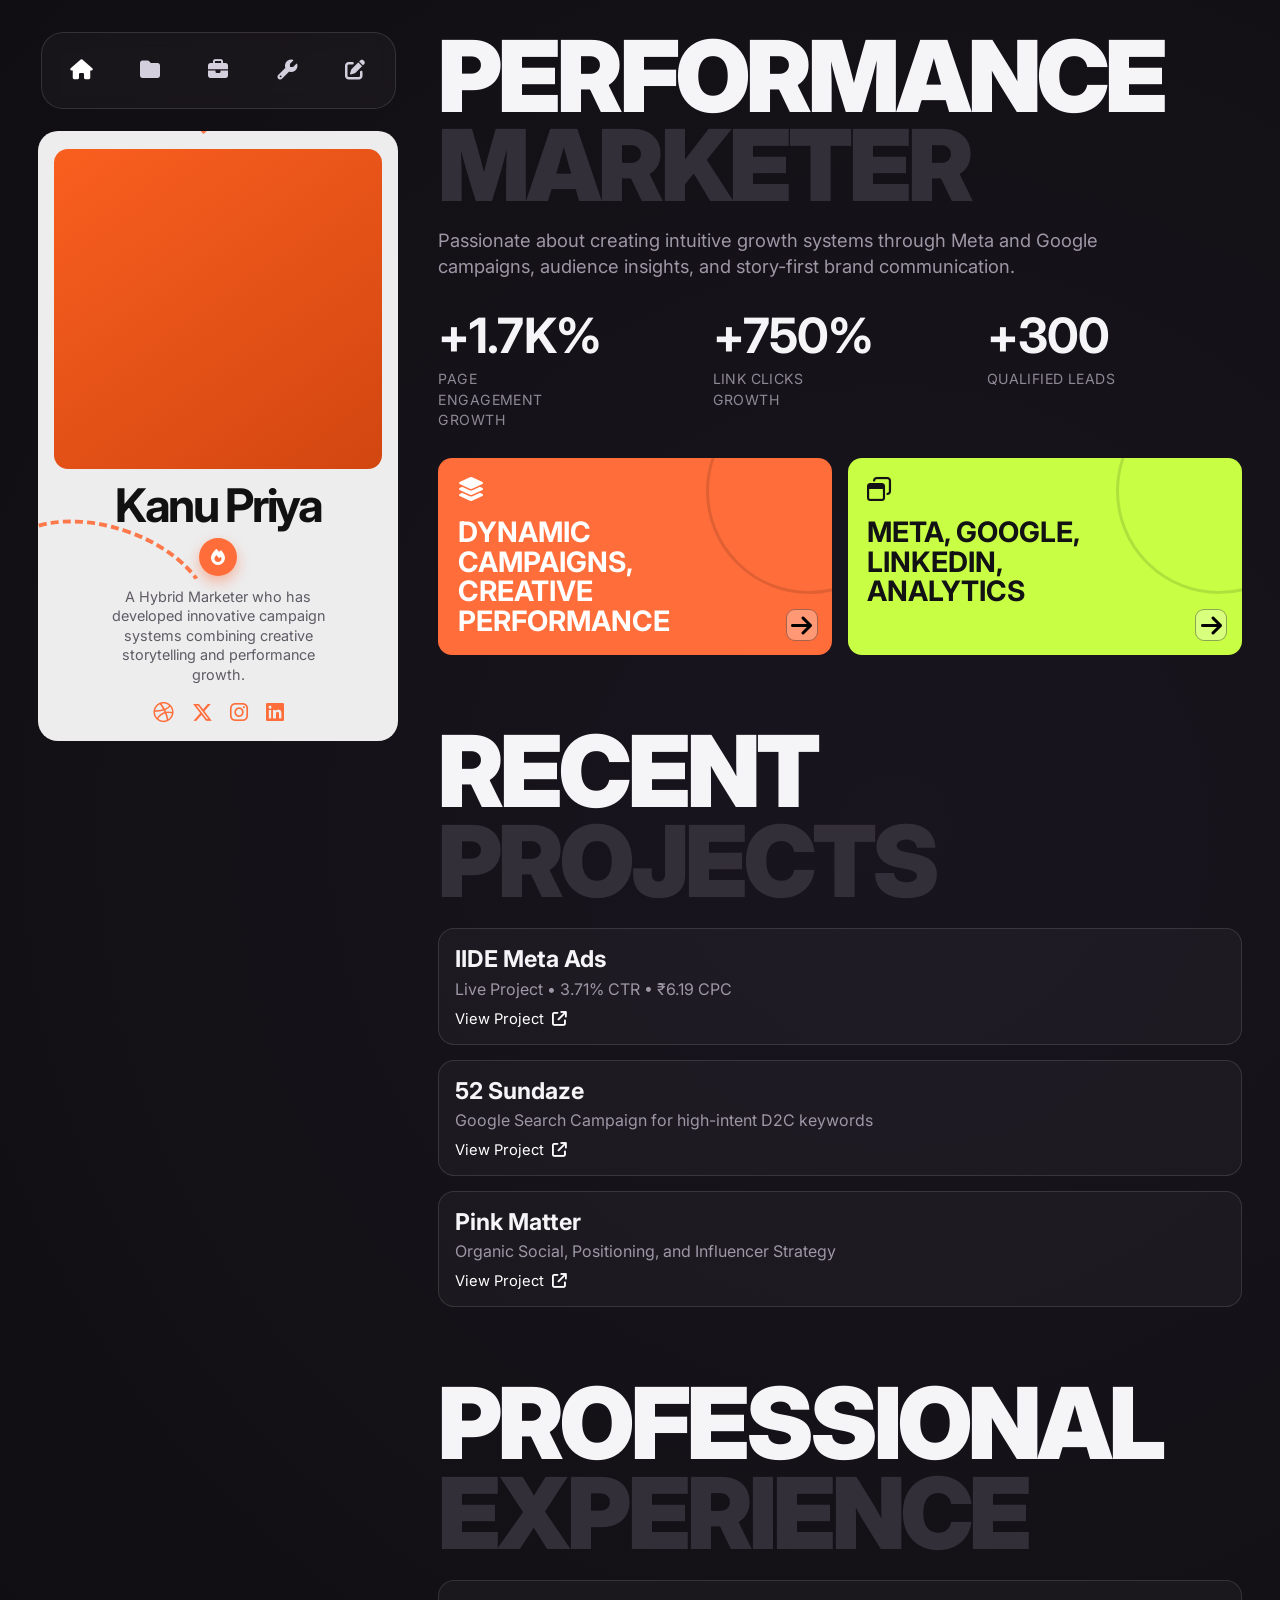
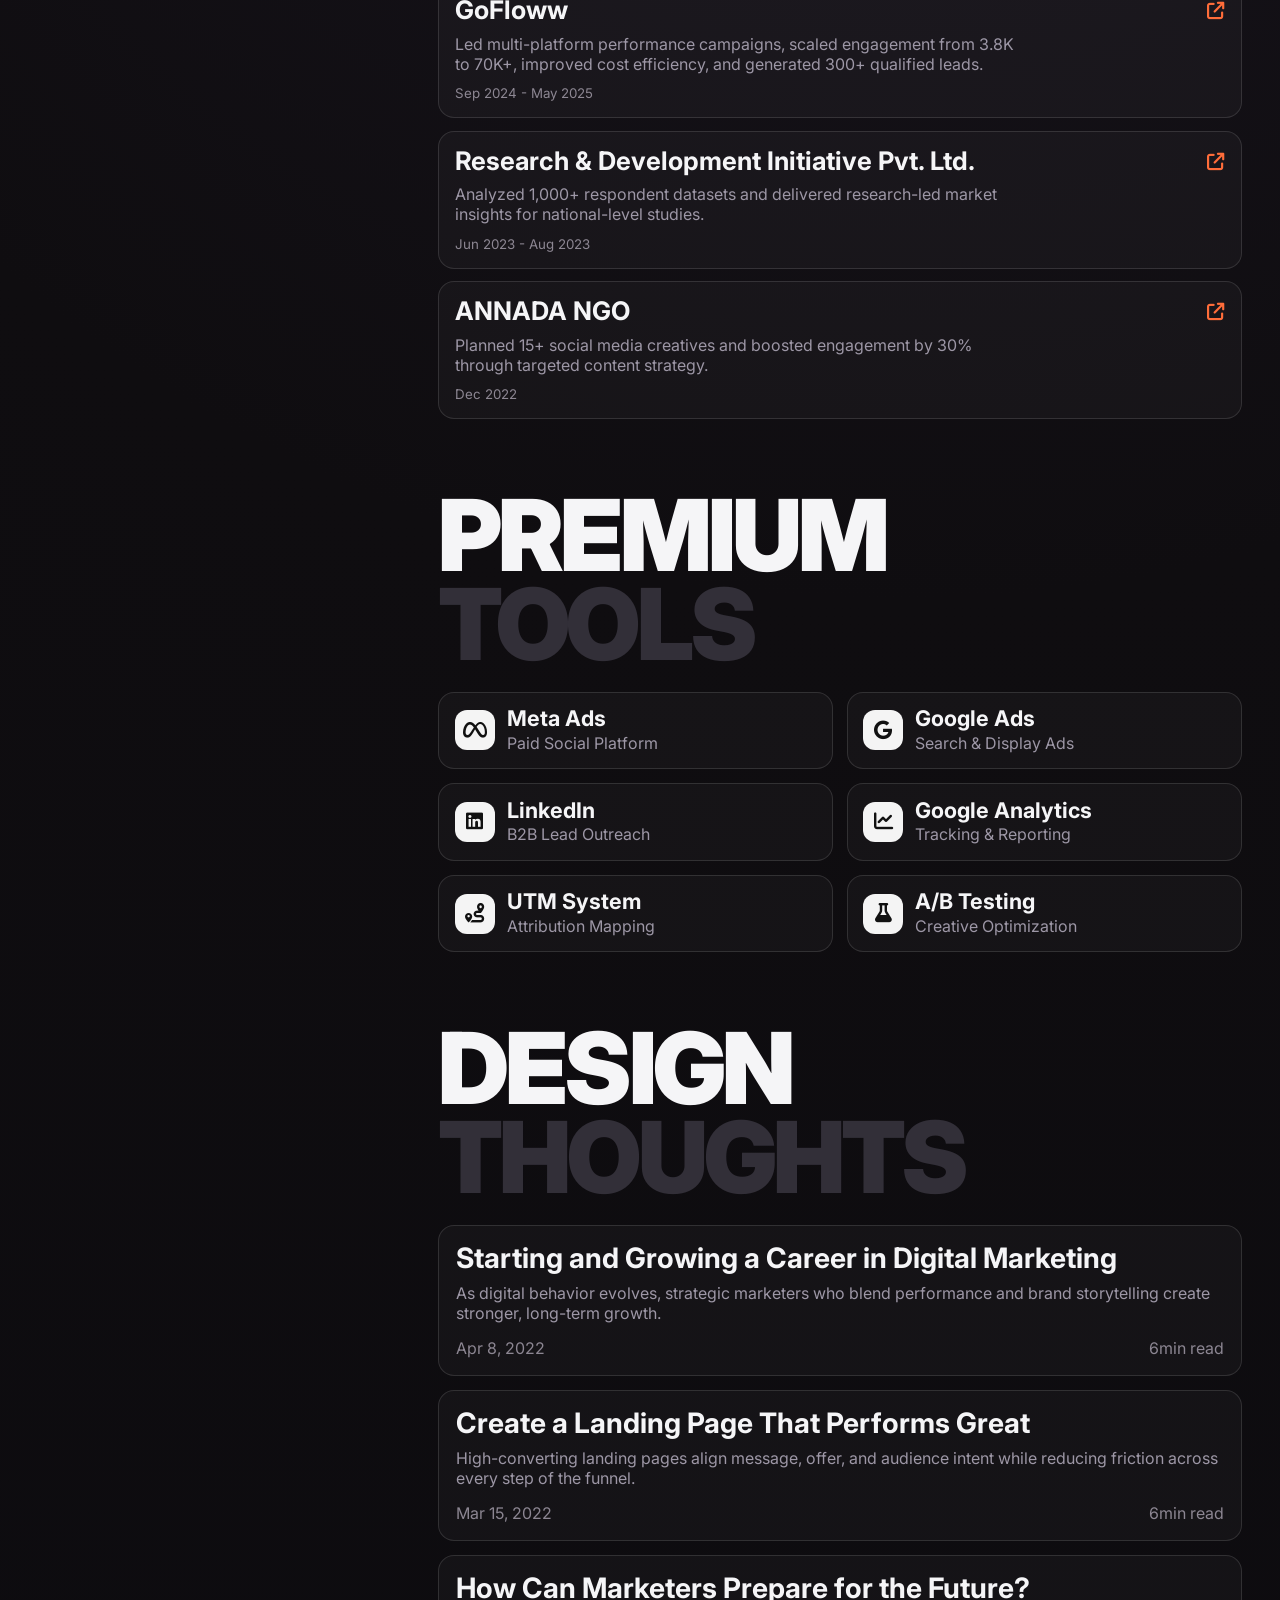
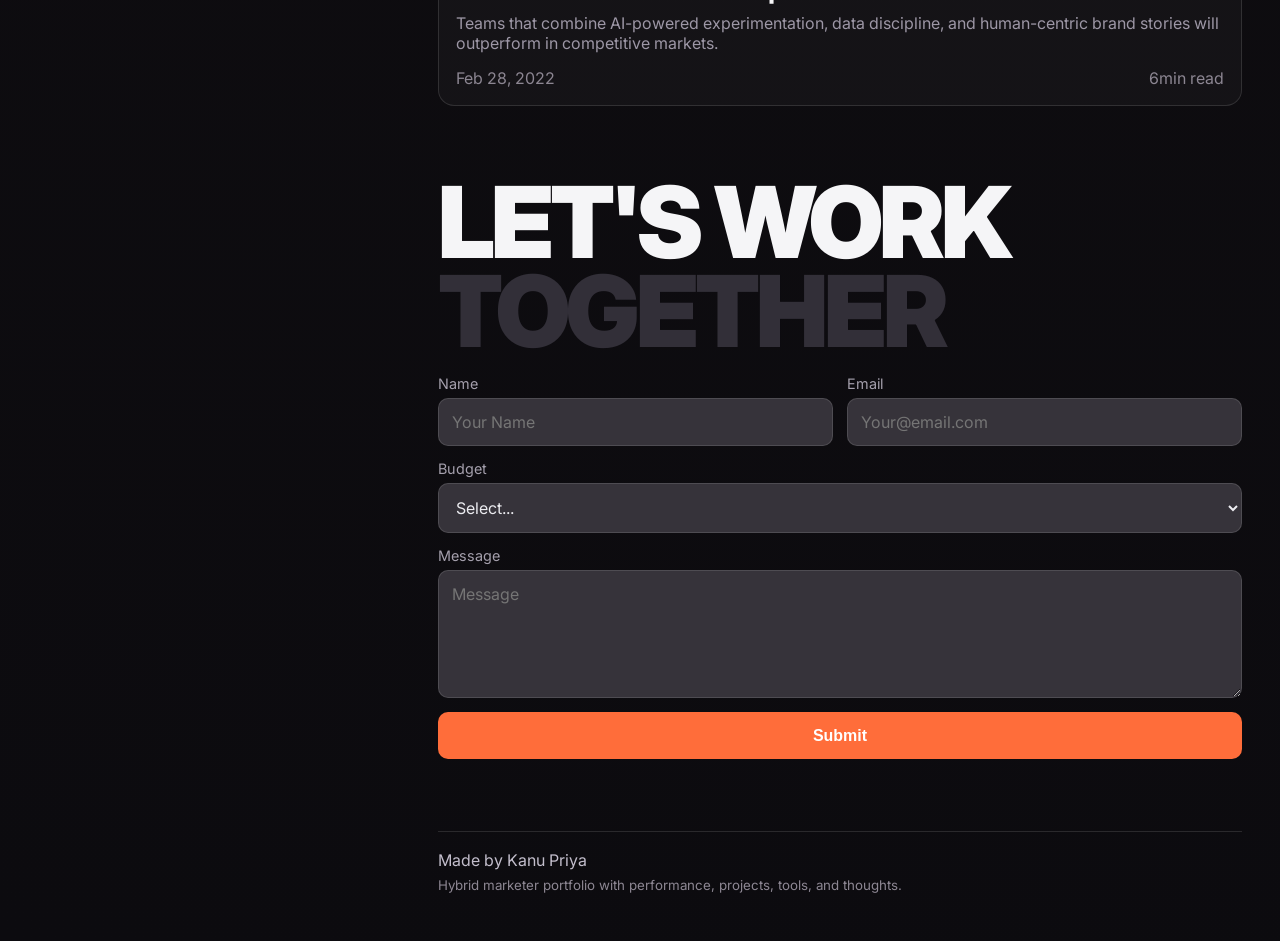
<file: index.html>
<!DOCTYPE html>
<html lang="en">
  <head>
    <meta charset="UTF-8" />
    <meta name="viewport" content="width=device-width, initial-scale=1.0" />
    <title>Kanu Priya | Hybrid Marketer Portfolio</title>
    <meta
      name="description"
      content="Kanu Priya - Hybrid marketer blending performance campaigns with brand storytelling."
    />
    <link rel="preconnect" href="https://fonts.googleapis.com" />
    <link rel="preconnect" href="https://fonts.gstatic.com" crossorigin />
    <link
      href="https://fonts.googleapis.com/css2?family=Inter:wght@400;500;600;700;800;900&display=swap"
      rel="stylesheet"
    />
    <link
      rel="stylesheet"
      href="https://cdnjs.cloudflare.com/ajax/libs/font-awesome/6.5.2/css/all.min.css"
      crossorigin="anonymous"
      referrerpolicy="no-referrer"
    />
    <link rel="stylesheet" href="styles.css" />
  </head>
  <body>
    <main class="layout" id="top">
      <aside class="left-panel">
        <nav class="top-nav">
          <a href="#home" aria-label="Home" title="Home"><i class="fa-solid fa-house"></i></a>
          <a href="#projects" aria-label="Projects" title="Projects"><i class="fa-solid fa-folder"></i></a>
          <a href="#experience" aria-label="Experience" title="Experience"><i class="fa-solid fa-briefcase"></i></a>
          <a href="#tools" aria-label="Tools" title="Tools"><i class="fa-solid fa-wrench"></i></a>
          <a href="#contact" aria-label="Contact" title="Contact"><i class="fa-solid fa-pen-to-square"></i></a>
        </nav>

        <article class="profile-card reveal">
          <div class="curve curve-top"></div>
          <div class="card-photo"></div>
          <h2>Kanu Priya</h2>
          <div class="fire-dot"><i class="fa-solid fa-fire"></i></div>
          <div class="curve curve-bottom"></div>
          <p>
            A Hybrid Marketer who has developed innovative campaign systems combining
            creative storytelling and performance growth.
          </p>
          <div class="socials">
            <a href="https://dribbble.com" target="_blank" rel="noreferrer" aria-label="Dribbble"><i class="fa-brands fa-dribbble"></i></a>
            <a href="https://twitter.com" target="_blank" rel="noreferrer" aria-label="X"><i class="fa-brands fa-x-twitter"></i></a>
            <a href="https://instagram.com" target="_blank" rel="noreferrer" aria-label="Instagram"><i class="fa-brands fa-instagram"></i></a>
            <a href="https://linkedin.com" target="_blank" rel="noreferrer" aria-label="LinkedIn"><i class="fa-brands fa-linkedin"></i></a>
          </div>
        </article>
      </aside>

      <section class="right-panel">
        <header class="section hero" id="home">
          <h1>
            PERFORMANCE
            <span>MARKETER</span>
          </h1>
          <p>
            Passionate about creating intuitive growth systems through Meta and Google campaigns,
            audience insights, and story-first brand communication.
          </p>

          <div class="stats-row">
            <article>
              <h3>+1.7K%</h3>
              <p>PAGE ENGAGEMENT GROWTH</p>
            </article>
            <article>
              <h3>+750%</h3>
              <p>LINK CLICKS GROWTH</p>
            </article>
            <article>
              <h3>+300</h3>
              <p>QUALIFIED LEADS</p>
            </article>
          </div>

          <div class="highlight-cards">
            <article class="highlight orange tilt-card">
              <i class="fa-solid fa-layer-group"></i>
              <h4>DYNAMIC CAMPAIGNS, CREATIVE PERFORMANCE</h4>
              <button aria-label="open"><i class="fa-solid fa-arrow-right"></i></button>
            </article>
            <article class="highlight lime tilt-card">
              <i class="fa-regular fa-window-restore"></i>
              <h4>META, GOOGLE, LINKEDIN, ANALYTICS</h4>
              <button aria-label="open"><i class="fa-solid fa-arrow-right"></i></button>
            </article>
          </div>
        </header>

        <section class="section" id="projects">
          <h2 class="title-stack">RECENT <span>PROJECTS</span></h2>
          <div class="project-grid">
            <article class="content-card reveal">
              <h3>IIDE Meta Ads</h3>
              <p>Live Project • 3.71% CTR • ₹6.19 CPC</p>
              <a href="#">View Project <i class="fa-solid fa-arrow-up-right-from-square"></i></a>
            </article>
            <article class="content-card reveal">
              <h3>52 Sundaze</h3>
              <p>Google Search Campaign for high-intent D2C keywords</p>
              <a href="#">View Project <i class="fa-solid fa-arrow-up-right-from-square"></i></a>
            </article>
            <article class="content-card reveal">
              <h3>Pink Matter</h3>
              <p>Organic Social, Positioning, and Influencer Strategy</p>
              <a href="#">View Project <i class="fa-solid fa-arrow-up-right-from-square"></i></a>
            </article>
          </div>
        </section>

        <section class="section" id="experience">
          <h2 class="title-stack">PROFESSIONAL <span>EXPERIENCE</span></h2>
          <div class="timeline">
            <article class="timeline-item reveal">
              <div>
                <h3>GoFloww</h3>
                <p>
                  Led multi-platform performance campaigns, scaled engagement from 3.8K to 70K+, improved cost efficiency, and generated 300+ qualified leads.
                </p>
                <small>Sep 2024 - May 2025</small>
              </div>
              <i class="fa-solid fa-arrow-up-right-from-square"></i>
            </article>
            <article class="timeline-item reveal">
              <div>
                <h3>Research & Development Initiative Pvt. Ltd.</h3>
                <p>
                  Analyzed 1,000+ respondent datasets and delivered research-led market insights for national-level studies.
                </p>
                <small>Jun 2023 - Aug 2023</small>
              </div>
              <i class="fa-solid fa-arrow-up-right-from-square"></i>
            </article>
            <article class="timeline-item reveal">
              <div>
                <h3>ANNADA NGO</h3>
                <p>
                  Planned 15+ social media creatives and boosted engagement by 30% through targeted content strategy.
                </p>
                <small>Dec 2022</small>
              </div>
              <i class="fa-solid fa-arrow-up-right-from-square"></i>
            </article>
          </div>
        </section>

        <section class="section" id="tools">
          <h2 class="title-stack">PREMIUM <span>TOOLS</span></h2>
          <div class="tools-grid">
            <article class="tool-item reveal"><i class="fa-brands fa-meta"></i><div><h4>Meta Ads</h4><p>Paid Social Platform</p></div></article>
            <article class="tool-item reveal"><i class="fa-brands fa-google"></i><div><h4>Google Ads</h4><p>Search & Display Ads</p></div></article>
            <article class="tool-item reveal"><i class="fa-brands fa-linkedin"></i><div><h4>LinkedIn</h4><p>B2B Lead Outreach</p></div></article>
            <article class="tool-item reveal"><i class="fa-solid fa-chart-line"></i><div><h4>Google Analytics</h4><p>Tracking & Reporting</p></div></article>
            <article class="tool-item reveal"><i class="fa-solid fa-route"></i><div><h4>UTM System</h4><p>Attribution Mapping</p></div></article>
            <article class="tool-item reveal"><i class="fa-solid fa-flask"></i><div><h4>A/B Testing</h4><p>Creative Optimization</p></div></article>
          </div>
        </section>

        <section class="section" id="thoughts">
          <h2 class="title-stack">DESIGN <span>THOUGHTS</span></h2>
          <div class="thought-list">
            <article class="thought-card reveal">
              <h3>Starting and Growing a Career in Digital Marketing</h3>
              <p>
                As digital behavior evolves, strategic marketers who blend performance and brand storytelling create stronger, long-term growth.
              </p>
              <div><span>Apr 8, 2022</span><span>6min read</span></div>
            </article>
            <article class="thought-card reveal">
              <h3>Create a Landing Page That Performs Great</h3>
              <p>
                High-converting landing pages align message, offer, and audience intent while reducing friction across every step of the funnel.
              </p>
              <div><span>Mar 15, 2022</span><span>6min read</span></div>
            </article>
            <article class="thought-card reveal">
              <h3>How Can Marketers Prepare for the Future?</h3>
              <p>
                Teams that combine AI-powered experimentation, data discipline, and human-centric brand stories will outperform in competitive markets.
              </p>
              <div><span>Feb 28, 2022</span><span>6min read</span></div>
            </article>
          </div>
        </section>

        <section class="section contact" id="contact">
          <h2 class="title-stack">LET'S WORK <span>TOGETHER</span></h2>
          <form class="contact-form">
            <label>
              Name
              <input type="text" placeholder="Your Name" />
            </label>
            <label>
              Email
              <input type="email" placeholder="Your@email.com" />
            </label>
            <label class="full">
              Budget
              <select>
                <option>Select...</option>
                <option>₹20,000 - ₹50,000</option>
                <option>₹50,000 - ₹1,00,000</option>
                <option>₹1,00,000+</option>
              </select>
            </label>
            <label class="full">
              Message
              <textarea rows="5" placeholder="Message"></textarea>
            </label>
            <button type="submit">Submit</button>
          </form>
        </section>

        <footer>
          <p>Made by Kanu Priya</p>
          <small>
            Hybrid marketer portfolio with performance, projects, tools, and thoughts.
          </small>
        </footer>
      </section>
    </main>

    <script src="script.js"></script>
  </body>
</html>
</file>
<file: styles.css>
:root {
  --bg: #0f0d10;
  --panel: #1a171d;
  --panel-soft: #242028;
  --white: #f5f5f7;
  --muted: #9d97a6;
  --dim: #3f3a45;
  --orange: #ff6d3a;
  --lime: #c8ff45;
  --line: rgba(255, 255, 255, 0.12);
  --radius-lg: 24px;
  --radius-md: 16px;
}

* {
  margin: 0;
  padding: 0;
  box-sizing: border-box;
}

html {
  scroll-behavior: smooth;
}

body {
  font-family: "Inter", sans-serif;
  background: radial-gradient(circle at 70% 20%, #19151f 0%, var(--bg) 40%, #0c0b0f 100%);
  color: var(--white);
  overflow-x: hidden;
}

.layout {
  width: min(1240px, 94%);
  margin: 0 auto;
  display: grid;
  grid-template-columns: 360px 1fr;
  gap: 2.5rem;
  align-items: start;
  padding: 2rem 0 3rem;
}

.top-nav {
  display: flex;
  justify-content: center;
  align-items: center;
  gap: 0.9rem;
  width: fit-content;
  margin: 0 auto 1.4rem;
  padding: 0.65rem 0.8rem;
  background: rgba(255, 255, 255, 0.03);
  border: 1px solid var(--line);
  border-radius: 22px;
  backdrop-filter: blur(8px);
}

.top-nav a {
  display: inline-flex;
  align-items: center;
  justify-content: center;
  text-decoration: none;
  color: #eeecf3;
  font-size: 1.25rem;
  font-weight: 500;
  line-height: 1;
  width: 54px;
  height: 54px;
  border-radius: 14px;
  transition: background 0.2s ease, transform 0.2s ease, color 0.2s ease;
}

.top-nav a:hover {
  color: #fff;
  background: rgba(255, 255, 255, 0.06);
  transform: translateY(-1px);
}

.top-nav a i {
  pointer-events: none;
}

.left-panel {
  position: sticky;
  top: 1.2rem;
}

.profile-card {
  background: #ededee;
  color: #111;
  border-radius: 20px;
  padding: 1.1rem 1rem 1rem;
  position: relative;
  text-align: center;
  overflow: hidden;
}

.card-photo {
  height: 320px;
  border-radius: 14px;
  background: linear-gradient(145deg, #f95f1f, #d24610), url("assets/profile-photo.svg");
  background-position: center;
  background-size: cover;
}

.profile-card h2 {
  font-size: 2.9rem;
  letter-spacing: -0.05em;
  line-height: 0.9;
  margin-top: 1rem;
}

.fire-dot {
  width: 38px;
  height: 38px;
  margin: 0.7rem auto;
  border-radius: 50%;
  background: var(--orange);
  color: #fff;
  display: grid;
  place-items: center;
  box-shadow: 0 6px 14px rgba(255, 109, 58, 0.45);
}

.profile-card p {
  font-size: 0.9rem;
  color: #5f5b64;
  max-width: 27ch;
  margin: 0.5rem auto 0;
  line-height: 1.35;
}

.socials {
  margin-top: 1rem;
  display: flex;
  justify-content: center;
  gap: 1.1rem;
}

.socials a {
  color: var(--orange);
  font-size: 1.3rem;
  text-decoration: none;
}

.curve {
  position: absolute;
  width: 220px;
  height: 130px;
  border: 4px dashed var(--orange);
  border-color: var(--orange) transparent transparent transparent;
  border-radius: 50%;
  opacity: 0.9;
}

.curve-top {
  top: -36px;
  left: -32px;
  transform: rotate(8deg);
}

.curve-bottom {
  bottom: 86px;
  left: -44px;
  transform: rotate(18deg);
}

.right-panel {
  min-width: 0;
}

.section {
  margin-bottom: 4.5rem;
}

.hero h1,
.title-stack {
  font-size: clamp(3rem, 8.2vw, 6.2rem);
  font-weight: 900;
  letter-spacing: -0.04em;
  line-height: 0.9;
}

.hero h1 span,
.title-stack span {
  display: block;
  color: #322f38;
}

.hero p {
  margin-top: 1rem;
  color: var(--muted);
  max-width: 58ch;
  font-size: 1.15rem;
  line-height: 1.45;
}

.stats-row {
  margin-top: 2rem;
  display: grid;
  grid-template-columns: repeat(3, minmax(0, 1fr));
  gap: 1.2rem;
  align-items: start;
}

.stats-row article {
  display: grid;
  gap: 0.2rem;
  min-width: 0;
}

.stats-row article h3 {
  font-size: clamp(1.9rem, 3.8vw, 3.2rem);
  line-height: 1;
  letter-spacing: -0.02em;
  white-space: nowrap;
}

.stats-row article p {
  margin-top: 0.35rem;
  color: #8e8996;
  font-size: 0.88rem;
  letter-spacing: 0.03em;
  max-width: 16ch;
}

.highlight-cards {
  margin-top: 1.7rem;
  display: grid;
  grid-template-columns: repeat(2, minmax(0, 1fr));
  gap: 1rem;
}

.highlight {
  border: none;
  border-radius: 14px;
  padding: 1.2rem;
  min-height: 190px;
  position: relative;
  overflow: hidden;
}

.highlight::after {
  content: "";
  position: absolute;
  width: 200px;
  height: 200px;
  border-radius: 50%;
  border: 3px solid rgba(0, 0, 0, 0.12);
  right: -80px;
  top: -70px;
}

.highlight i {
  font-size: 1.5rem;
}

.highlight h4 {
  margin-top: 1rem;
  font-size: clamp(1.1rem, 2.2vw, 2rem);
  line-height: 1.05;
  max-width: 16ch;
}

.highlight button {
  position: absolute;
  right: 0.9rem;
  bottom: 0.9rem;
  width: 32px;
  height: 32px;
  border-radius: 9px;
  border: 1px solid rgba(0, 0, 0, 0.35);
  background: rgba(255, 255, 255, 0.3);
  cursor: pointer;
}

.highlight.orange {
  background: var(--orange);
  color: #fff;
}

.highlight.lime {
  background: var(--lime);
  color: #121214;
}

.project-grid,
.tools-grid,
.thought-list {
  margin-top: 1.4rem;
  display: grid;
  gap: 0.9rem;
}

.content-card,
.tool-item,
.thought-card,
.timeline-item {
  background: rgba(255, 255, 255, 0.03);
  border: 1px solid var(--line);
  border-radius: var(--radius-md);
}

.content-card {
  padding: 1rem;
}

.content-card h3 {
  font-size: 1.45rem;
}

.content-card p {
  color: var(--muted);
  margin-top: 0.35rem;
}

.content-card a {
  margin-top: 0.7rem;
  display: inline-flex;
  align-items: center;
  gap: 0.45rem;
  color: #fff;
  text-decoration: none;
  font-size: 0.92rem;
}

.timeline {
  margin-top: 1.4rem;
  display: grid;
  gap: 0.8rem;
}

.timeline-item {
  padding: 1rem;
  display: flex;
  justify-content: space-between;
  gap: 1rem;
}

.timeline-item h3 {
  font-size: 1.6rem;
  line-height: 1.05;
}

.timeline-item p {
  margin-top: 0.6rem;
  color: var(--muted);
  max-width: 56ch;
}

.timeline-item small {
  display: block;
  margin-top: 0.7rem;
  color: #8d8793;
}

.timeline-item i {
  color: var(--orange);
  font-size: 1.1rem;
  margin-top: 0.3rem;
}

.tools-grid {
  grid-template-columns: repeat(2, minmax(0, 1fr));
}

.tool-item {
  padding: 0.95rem;
  display: flex;
  align-items: center;
  gap: 0.75rem;
}

.tool-item i {
  width: 40px;
  height: 40px;
  border-radius: 12px;
  display: grid;
  place-items: center;
  background: #f4f4f4;
  color: #111;
  font-size: 1.2rem;
}

.tool-item h4 {
  font-size: 1.35rem;
  line-height: 1;
}

.tool-item p {
  color: var(--muted);
  margin-top: 0.2rem;
}

.thought-card {
  padding: 1.05rem;
}

.thought-card h3 {
  font-size: clamp(1.25rem, 2.2vw, 2rem);
  line-height: 1.1;
}

.thought-card p {
  color: var(--muted);
  margin-top: 0.6rem;
}

.thought-card div {
  display: flex;
  justify-content: space-between;
  margin-top: 0.9rem;
  color: #8c8692;
}

.contact-form {
  margin-top: 1.2rem;
  display: grid;
  grid-template-columns: repeat(2, minmax(0, 1fr));
  gap: 0.9rem;
}

.contact-form label {
  font-size: 0.9rem;
  color: #a5a0ad;
  display: grid;
  gap: 0.38rem;
}

.contact-form label.full {
  grid-column: 1 / -1;
}

.contact-form input,
.contact-form select,
.contact-form textarea {
  border: 1px solid var(--line);
  background: #36333a;
  color: #ececf0;
  border-radius: 10px;
  padding: 0.8rem;
  font-family: inherit;
  font-size: 1rem;
}

.contact-form button {
  grid-column: 1 / -1;
  border: none;
  border-radius: 10px;
  padding: 0.9rem;
  background: var(--orange);
  color: #fff;
  font-size: 1rem;
  font-weight: 700;
  cursor: pointer;
}

footer {
  margin-top: 1.2rem;
  border-top: 1px solid var(--line);
  padding-top: 1.1rem;
}

footer p {
  color: #c3becc;
}

footer small {
  color: #8d8793;
  display: block;
  margin-top: 0.45rem;
}

.reveal {
  opacity: 0;
  transform: translateY(24px);
  transition: opacity 0.75s ease, transform 0.75s ease;
}

.reveal.visible {
  opacity: 1;
  transform: translateY(0);
}

@media (max-width: 1080px) {
  .layout {
    grid-template-columns: 1fr;
    gap: 1.5rem;
  }

  .left-panel {
    position: relative;
    top: auto;
  }

  .profile-card {
    max-width: 420px;
    margin: 0 auto;
  }
}

@media (max-width: 820px) {
  .top-nav {
    width: 100%;
    justify-content: space-between;
    gap: 0.5rem;
    padding: 0.5rem;
  }

  .top-nav a {
    width: 48px;
    height: 48px;
    font-size: 1.1rem;
  }

  .stats-row,
  .highlight-cards,
  .tools-grid,
  .contact-form {
    grid-template-columns: 1fr;
  }

  .hero h1,
  .title-stack {
    font-size: clamp(2.4rem, 14vw, 4.6rem);
  }

  .profile-card h2 {
    font-size: 2.3rem;
  }
}
</file>
